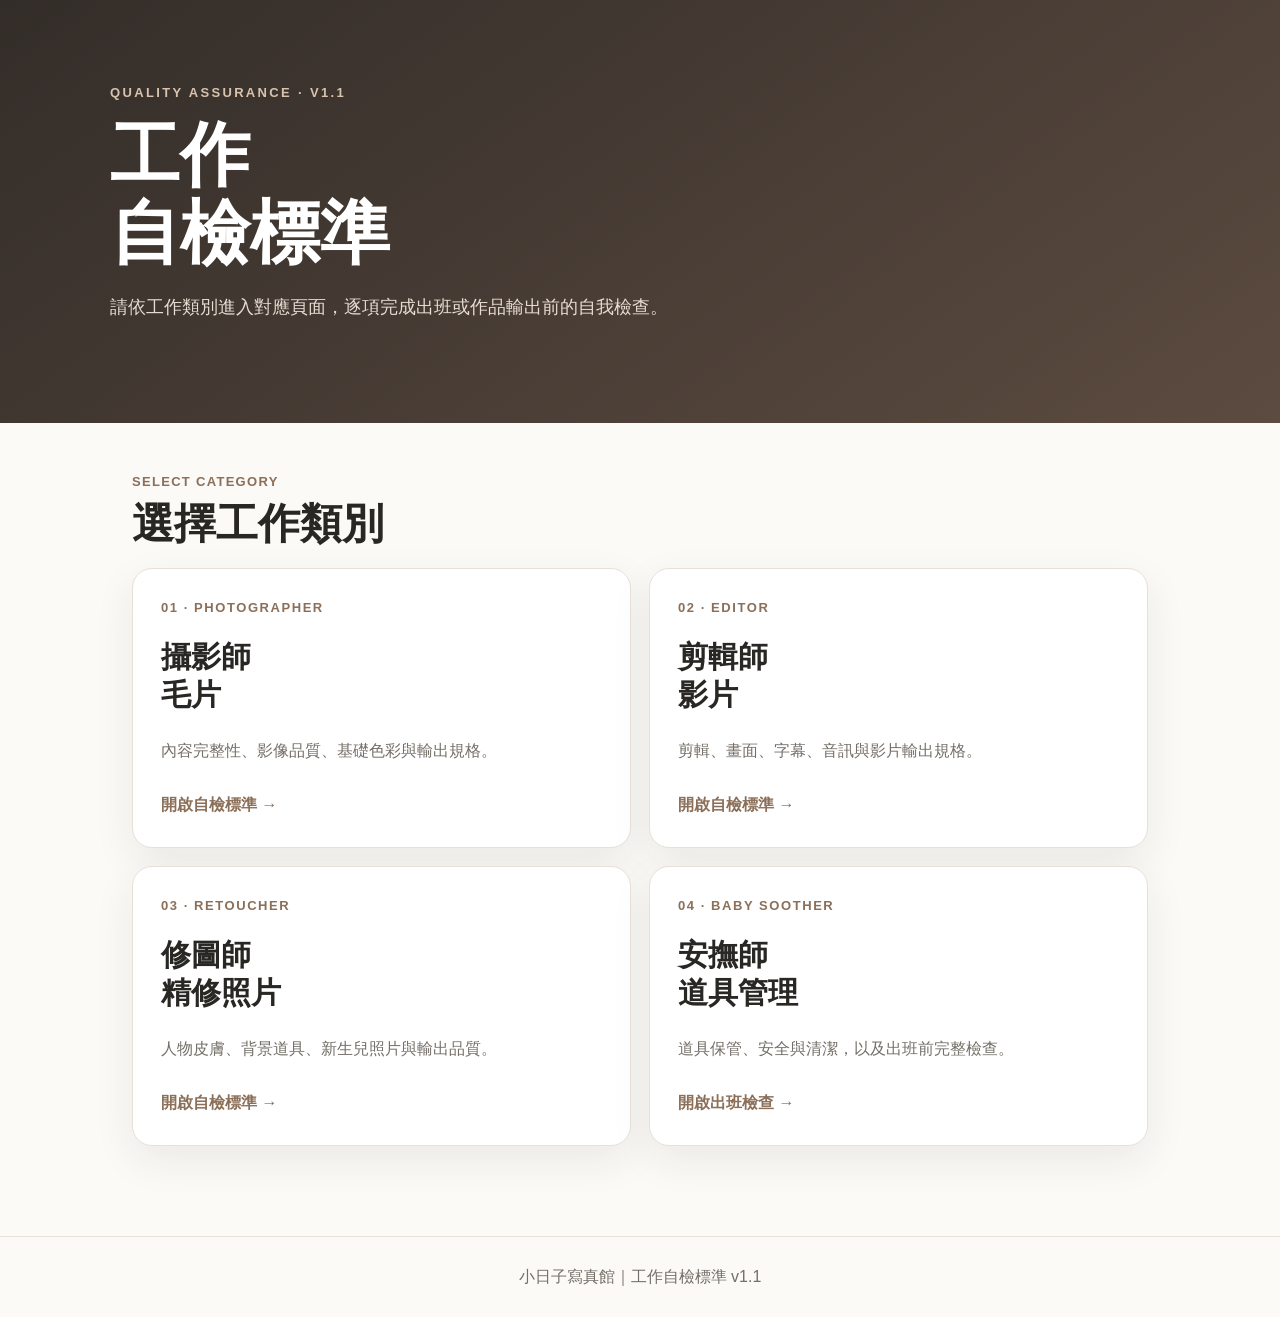
<file: index.html>
<!doctype html>
<html lang="zh-Hant">
<head>
  <meta charset="utf-8">
  <meta name="viewport" content="width=device-width,initial-scale=1">
  <title>小日子寫真館｜工作自檢標準</title>
  <meta name="description" content="小日子寫真館攝影師、剪輯師、修圖師與安撫師工作自檢標準。">
  <link rel="stylesheet" href="styles.css">
</head>
<body>
  <header class="home-hero"><div class="home-inner">
    <div class="eyebrow">QUALITY ASSURANCE · v1.1</div>
    <h1>工作<br>自檢標準</h1>
    <p>請依工作類別進入對應頁面，逐項完成出班或作品輸出前的自我檢查。</p>
  </div></header>
  <main class="home-main">
    <div class="section-kicker">SELECT CATEGORY</div>
    <h2 class="section-title">選擇工作類別</h2>
    <div class="cat-grid">
      <a class="cat-card" href="photographer.html"><span class="cat-no">01 · PHOTOGRAPHER</span><h2>攝影師<br>毛片</h2><p>內容完整性、影像品質、基礎色彩與輸出規格。</p><span class="cat-link">開啟自檢標準 →</span></a>
      <a class="cat-card" href="video.html"><span class="cat-no">02 · EDITOR</span><h2>剪輯師<br>影片</h2><p>剪輯、畫面、字幕、音訊與影片輸出規格。</p><span class="cat-link">開啟自檢標準 →</span></a>
      <a class="cat-card" href="retouch.html"><span class="cat-no">03 · RETOUCHER</span><h2>修圖師<br>精修照片</h2><p>人物皮膚、背景道具、新生兒照片與輸出品質。</p><span class="cat-link">開啟自檢標準 →</span></a>
      <a class="cat-card" href="soother.html"><span class="cat-no">04 · BABY SOOTHER</span><h2>安撫師<br>道具管理</h2><p>道具保管、安全與清潔，以及出班前完整檢查。</p><span class="cat-link">開啟出班檢查 →</span></a>
    </div>
  </main>
  <footer class="footer">小日子寫真館｜工作自檢標準 v1.1</footer>
</body>
</html>
</file>
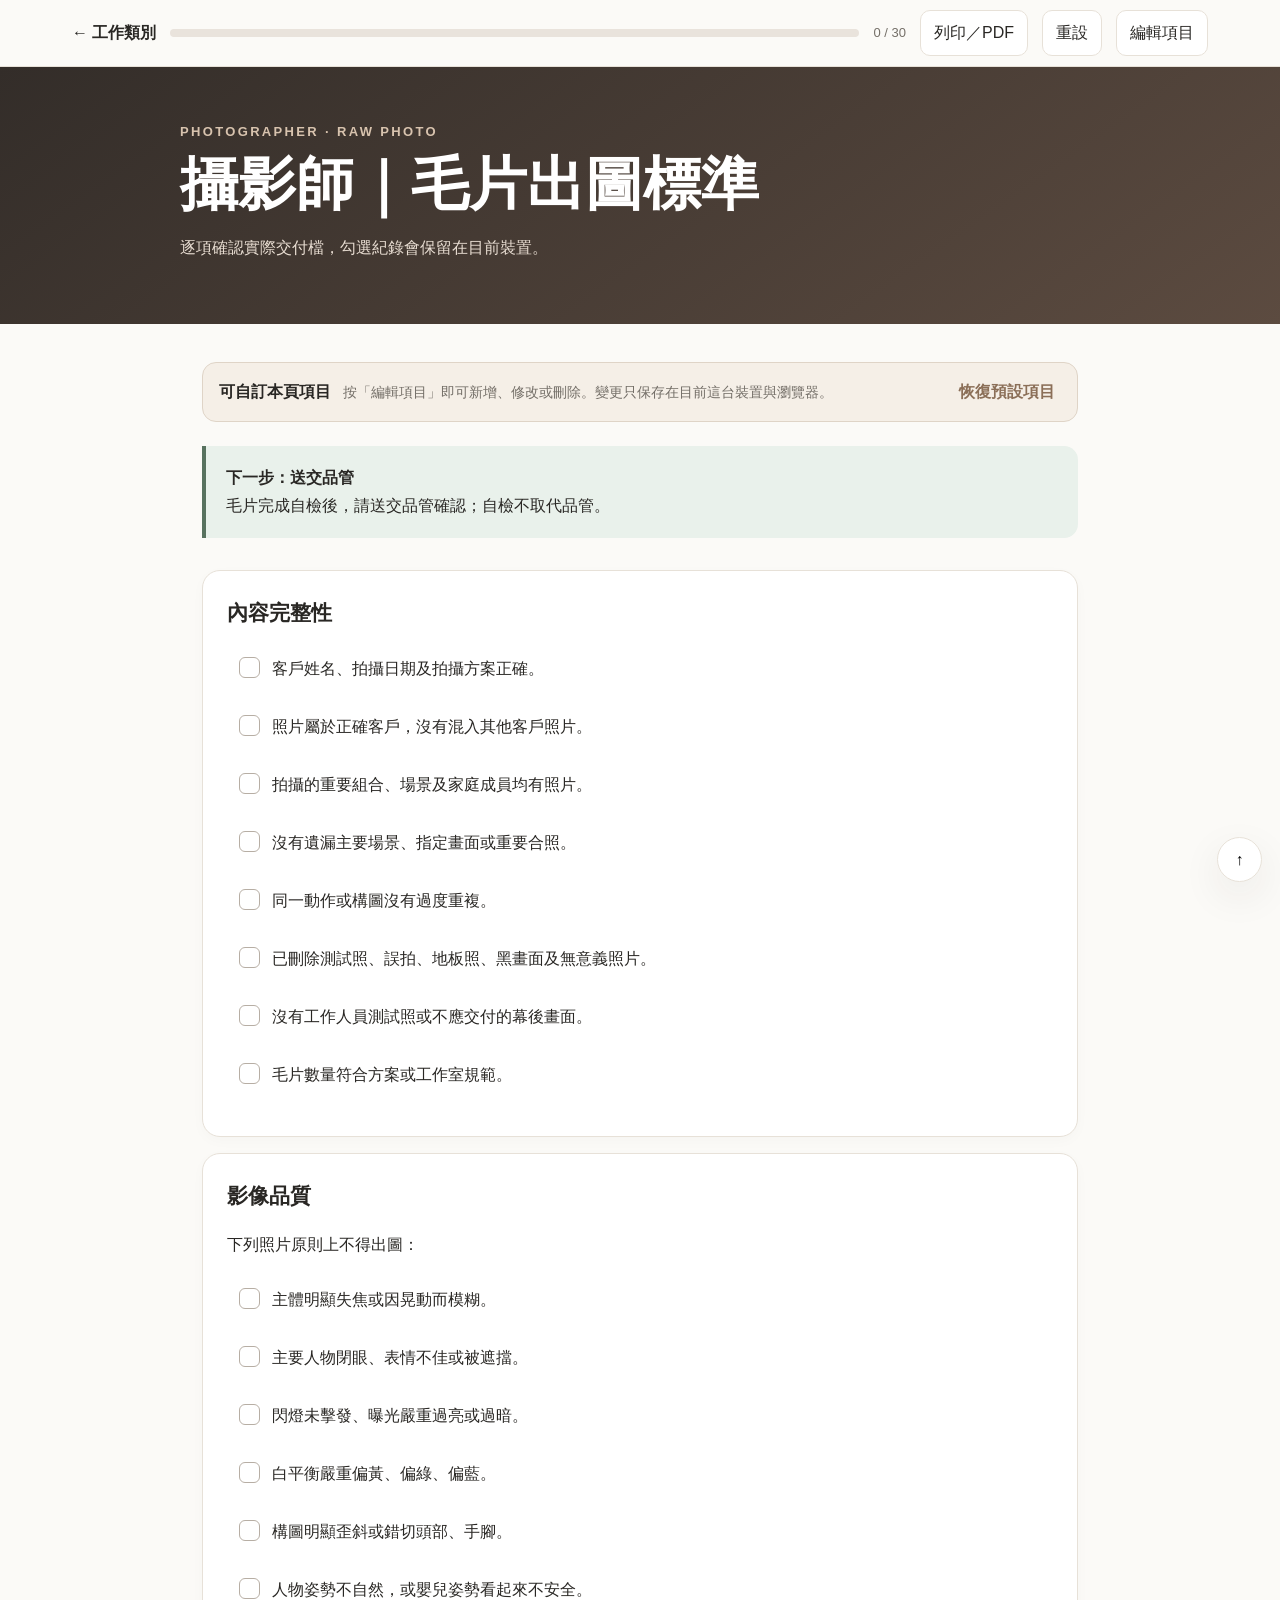
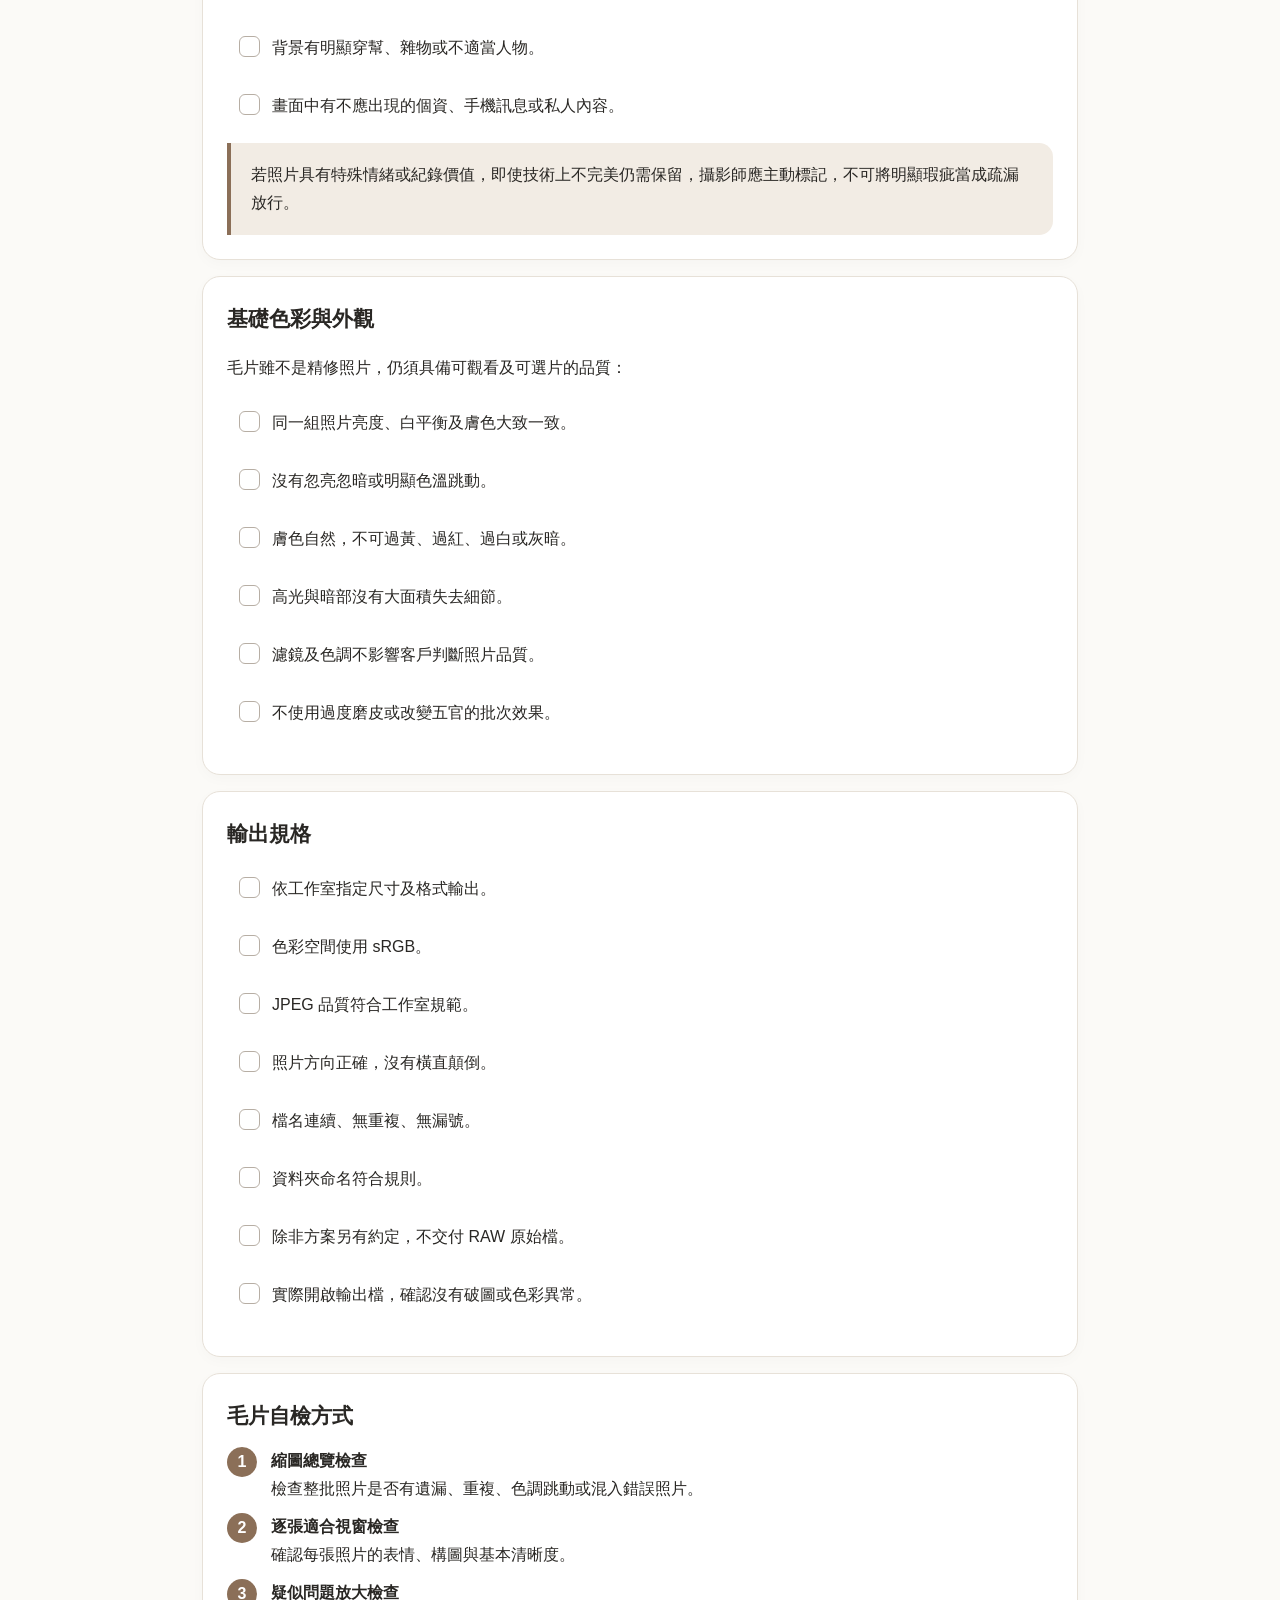
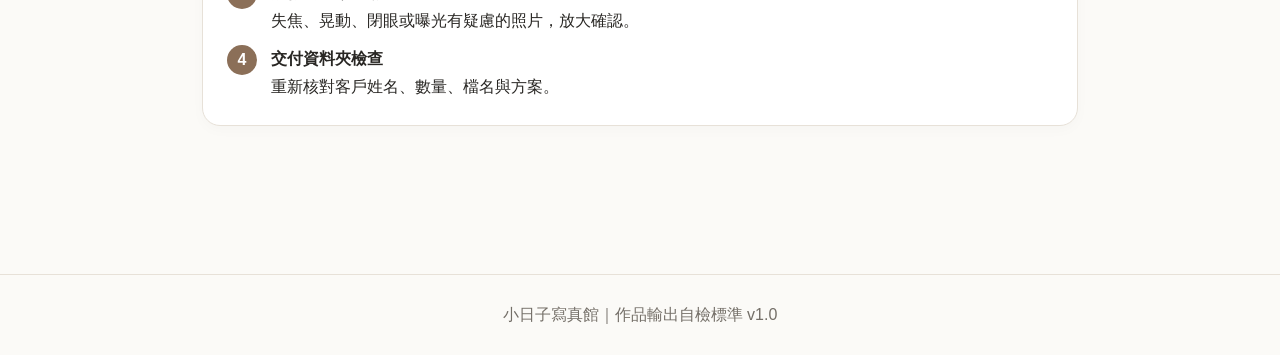
<file: photographer.html>
<!doctype html><html lang="zh-Hant"><head><meta charset="utf-8"><meta name="viewport" content="width=device-width,initial-scale=1"><title>攝影師｜毛片出圖標準｜小日子寫真館</title><meta name="description" content="小日子寫真館攝影師｜毛片出圖標準。"><link rel="stylesheet" href="styles.css"></head><body><div class="topbar"><div class="topbar-inner"><a class="home-link" href="index.html">← 工作類別</a><div class="progress-wrap"><div class="progress" id="progress"></div></div><div class="progress-text" id="progressText">0 / 0</div><button class="btn print" onclick="window.print()">列印／PDF</button><button class="btn" onclick="resetChecks()">重設</button></div></div><header class="pagehero"><div class="pagehero-inner"><div class="eyebrow">PHOTOGRAPHER · RAW PHOTO</div><h1>攝影師｜毛片出圖標準</h1><p>逐項確認實際交付檔，勾選紀錄會保留在目前裝置。</p></div></header><main class="single"><div class="qa-next"><b>下一步：送交品管</b><br>毛片完成自檢後，請送交品管確認；自檢不取代品管。</div><section id="photo">
<div class="card"><h3>內容完整性</h3><div class="checklist" data-items="客戶姓名、拍攝日期及拍攝方案正確。|照片屬於正確客戶，沒有混入其他客戶照片。|拍攝的重要組合、場景及家庭成員均有照片。|沒有遺漏主要場景、指定畫面或重要合照。|同一動作或構圖沒有過度重複。|已刪除測試照、誤拍、地板照、黑畫面及無意義照片。|沒有工作人員測試照或不應交付的幕後畫面。|毛片數量符合方案或工作室規範。"></div></div>
<div class="card"><h3>影像品質</h3><p>下列照片原則上不得出圖：</p><div class="checklist" data-items="主體明顯失焦或因晃動而模糊。|主要人物閉眼、表情不佳或被遮擋。|閃燈未擊發、曝光嚴重過亮或過暗。|白平衡嚴重偏黃、偏綠、偏藍。|構圖明顯歪斜或錯切頭部、手腳。|人物姿勢不自然，或嬰兒姿勢看起來不安全。|背景有明顯穿幫、雜物或不適當人物。|畫面中有不應出現的個資、手機訊息或私人內容。"></div><div class="callout">若照片具有特殊情緒或紀錄價值，即使技術上不完美仍需保留，攝影師應主動標記，不可將明顯瑕疵當成疏漏放行。</div></div>
<div class="card"><h3>基礎色彩與外觀</h3><p>毛片雖不是精修照片，仍須具備可觀看及可選片的品質：</p><div class="checklist" data-items="同一組照片亮度、白平衡及膚色大致一致。|沒有忽亮忽暗或明顯色溫跳動。|膚色自然，不可過黃、過紅、過白或灰暗。|高光與暗部沒有大面積失去細節。|濾鏡及色調不影響客戶判斷照片品質。|不使用過度磨皮或改變五官的批次效果。"></div></div>
<div class="card"><h3>輸出規格</h3><div class="checklist" data-items="依工作室指定尺寸及格式輸出。|色彩空間使用 sRGB。|JPEG 品質符合工作室規範。|照片方向正確，沒有橫直顛倒。|檔名連續、無重複、無漏號。|資料夾命名符合規則。|除非方案另有約定，不交付 RAW 原始檔。|實際開啟輸出檔，確認沒有破圖或色彩異常。"></div></div>
<div class="card"><h3>毛片自檢方式</h3><div class="steps"><div class="step"><div><b>縮圖總覽檢查</b><br>檢查整批照片是否有遺漏、重複、色調跳動或混入錯誤照片。</div></div><div class="step"><div><b>逐張適合視窗檢查</b><br>確認每張照片的表情、構圖與基本清晰度。</div></div><div class="step"><div><b>疑似問題放大檢查</b><br>失焦、晃動、閉眼或曝光有疑慮的照片，放大確認。</div></div><div class="step"><div><b>交付資料夾檢查</b><br>重新核對客戶姓名、數量、檔名與方案。</div></div></div></div></section></main><button class="backtop" aria-label="回到頂端" onclick="scrollTo({top:0,behavior:'smooth'})">↑</button><footer class="footer">小日子寫真館｜作品輸出自檢標準 v1.0</footer><script src="app.js"></script></body></html>
</file>
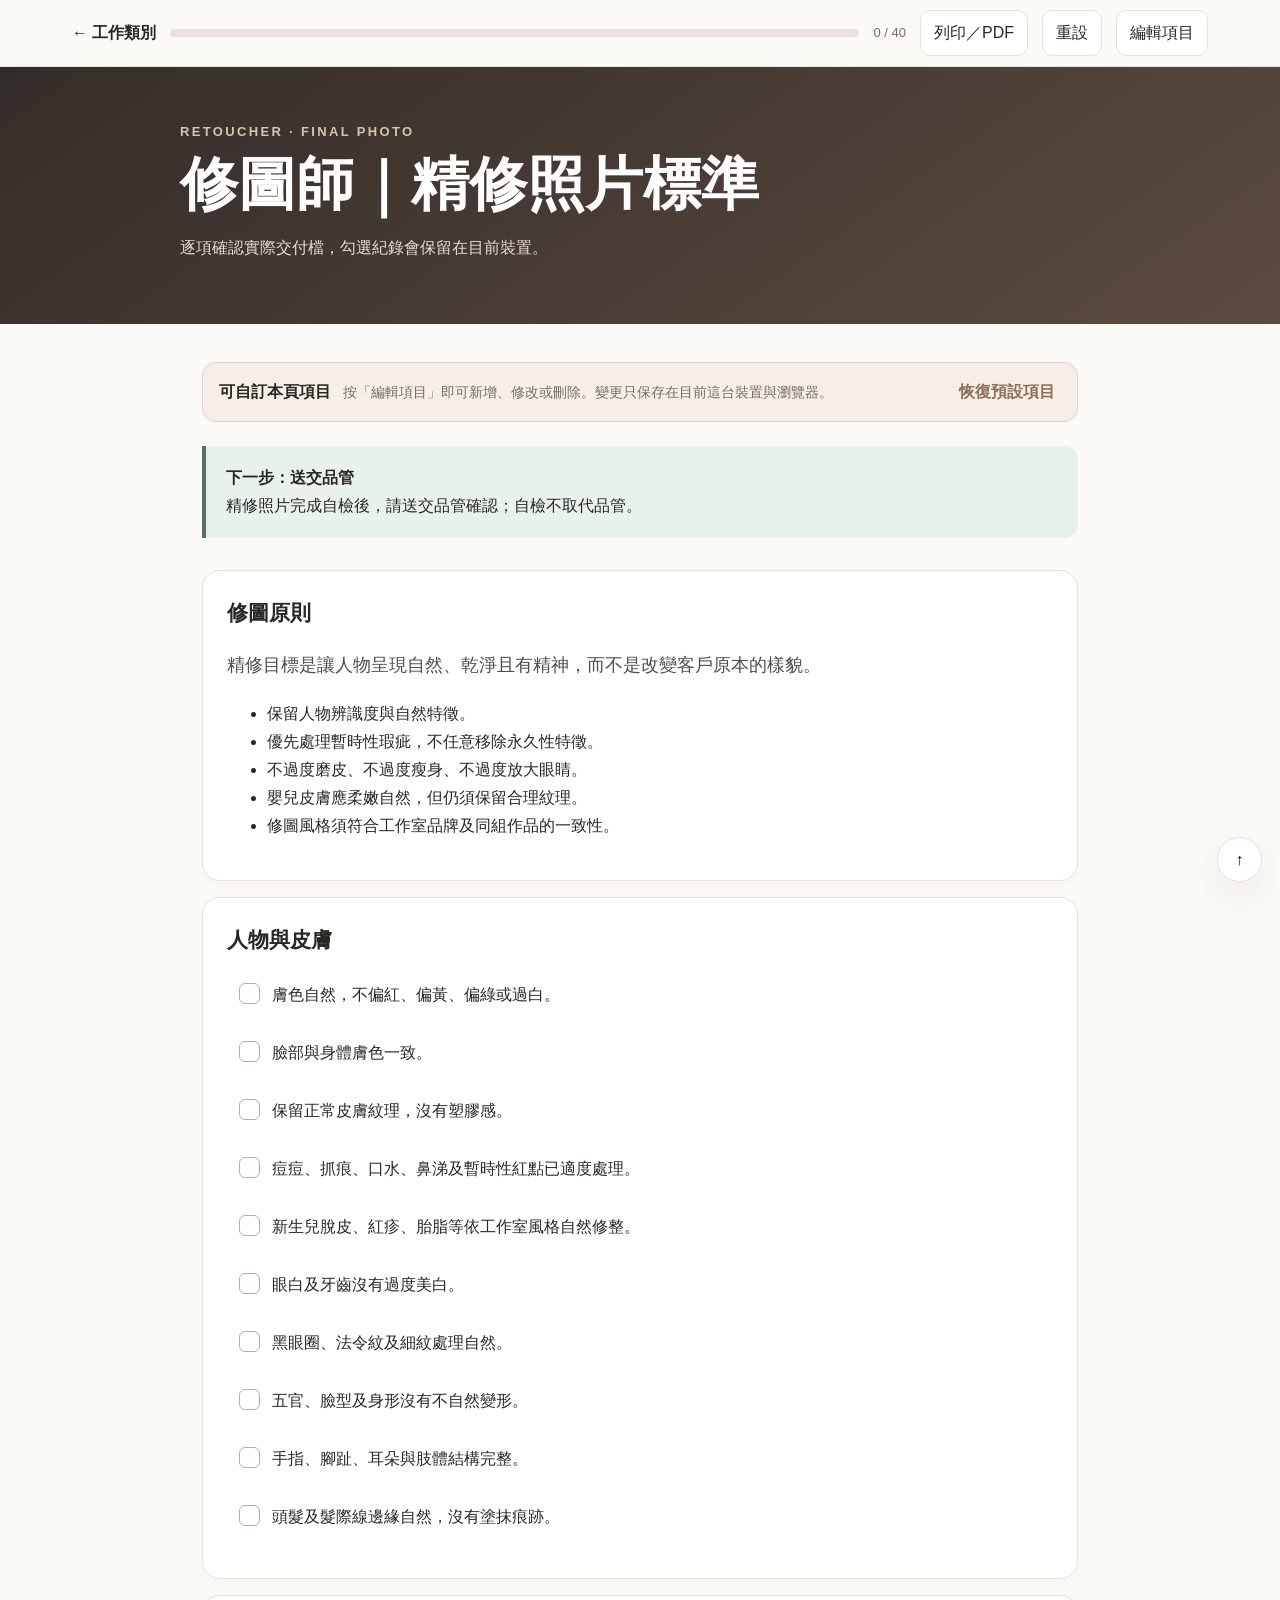
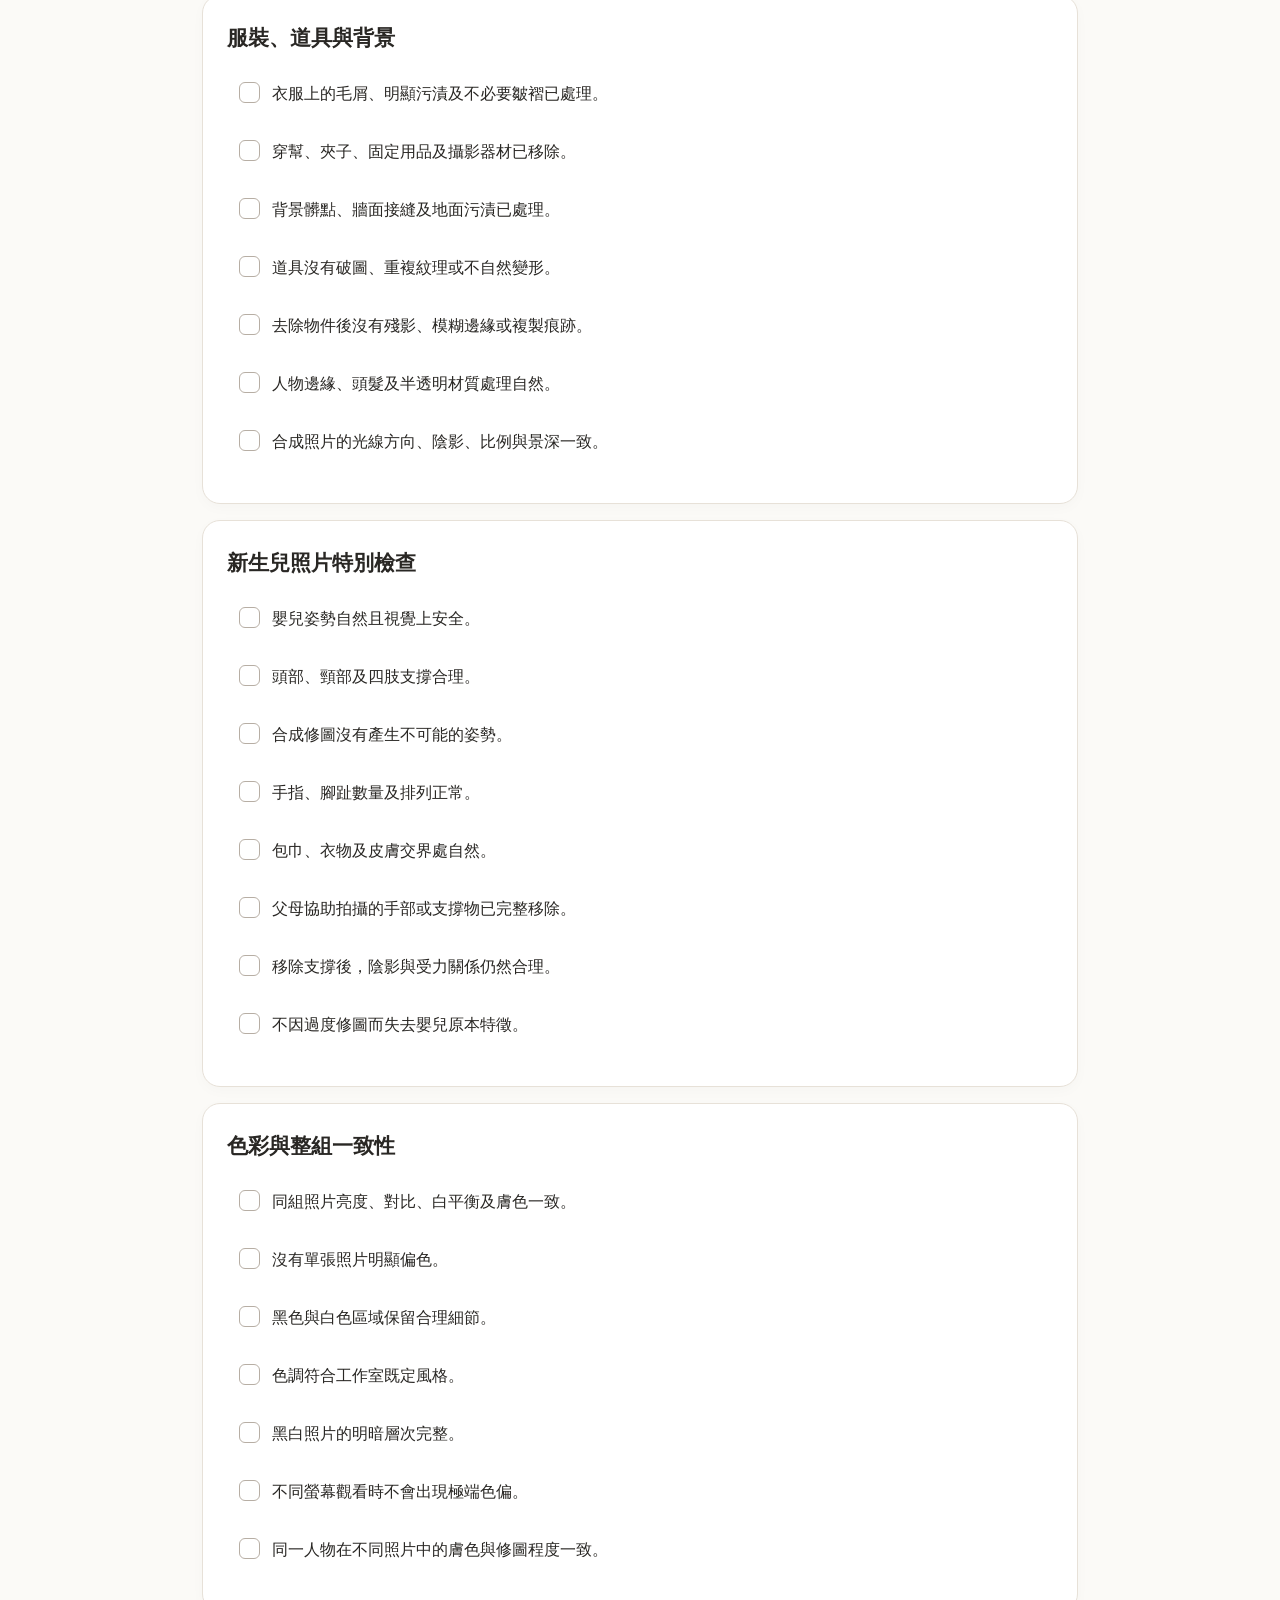
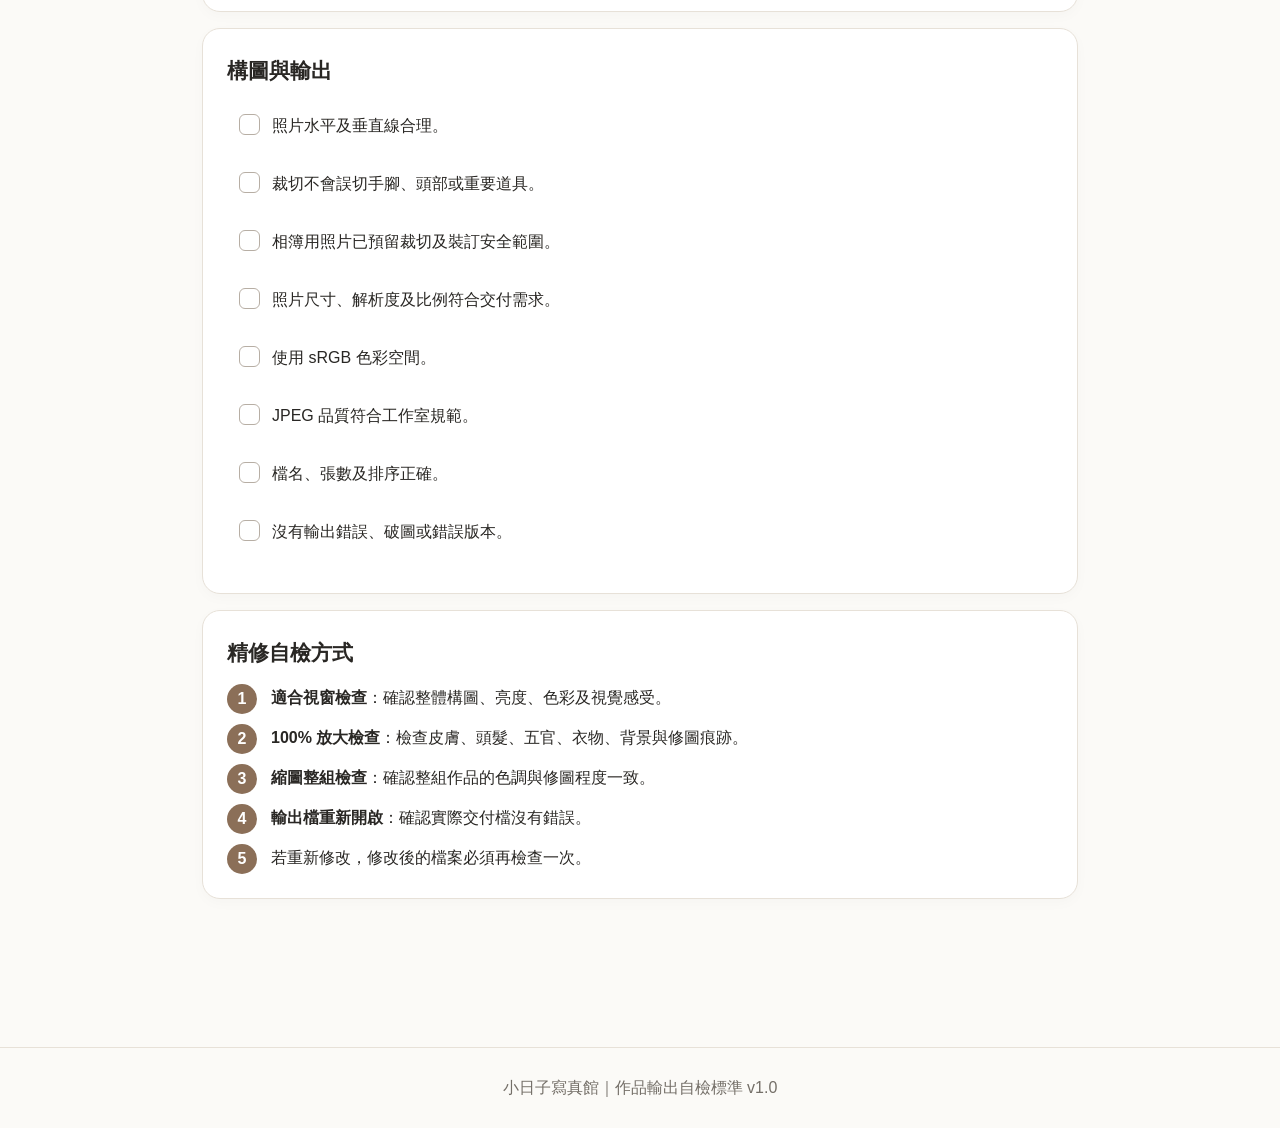
<file: retouch.html>
<!doctype html><html lang="zh-Hant"><head><meta charset="utf-8"><meta name="viewport" content="width=device-width,initial-scale=1"><title>修圖師｜精修照片標準｜小日子寫真館</title><meta name="description" content="小日子寫真館修圖師｜精修照片標準。"><link rel="stylesheet" href="styles.css"></head><body><div class="topbar"><div class="topbar-inner"><a class="home-link" href="index.html">← 工作類別</a><div class="progress-wrap"><div class="progress" id="progress"></div></div><div class="progress-text" id="progressText">0 / 0</div><button class="btn print" onclick="window.print()">列印／PDF</button><button class="btn" onclick="resetChecks()">重設</button></div></div><header class="pagehero"><div class="pagehero-inner"><div class="eyebrow">RETOUCHER · FINAL PHOTO</div><h1>修圖師｜精修照片標準</h1><p>逐項確認實際交付檔，勾選紀錄會保留在目前裝置。</p></div></header><main class="single"><div class="qa-next"><b>下一步：送交品管</b><br>精修照片完成自檢後，請送交品管確認；自檢不取代品管。</div><section id="retouch">
<div class="card"><h3>修圖原則</h3><p class="lead">精修目標是讓人物呈現自然、乾淨且有精神，而不是改變客戶原本的樣貌。</p><ul><li>保留人物辨識度與自然特徵。</li><li>優先處理暫時性瑕疵，不任意移除永久性特徵。</li><li>不過度磨皮、不過度瘦身、不過度放大眼睛。</li><li>嬰兒皮膚應柔嫩自然，但仍須保留合理紋理。</li><li>修圖風格須符合工作室品牌及同組作品的一致性。</li></ul></div>
<div class="card"><h3>人物與皮膚</h3><div class="checklist" data-items="膚色自然，不偏紅、偏黃、偏綠或過白。|臉部與身體膚色一致。|保留正常皮膚紋理，沒有塑膠感。|痘痘、抓痕、口水、鼻涕及暫時性紅點已適度處理。|新生兒脫皮、紅疹、胎脂等依工作室風格自然修整。|眼白及牙齒沒有過度美白。|黑眼圈、法令紋及細紋處理自然。|五官、臉型及身形沒有不自然變形。|手指、腳趾、耳朵與肢體結構完整。|頭髮及髮際線邊緣自然，沒有塗抹痕跡。"></div></div>
<div class="card"><h3>服裝、道具與背景</h3><div class="checklist" data-items="衣服上的毛屑、明顯污漬及不必要皺褶已處理。|穿幫、夾子、固定用品及攝影器材已移除。|背景髒點、牆面接縫及地面污漬已處理。|道具沒有破圖、重複紋理或不自然變形。|去除物件後沒有殘影、模糊邊緣或複製痕跡。|人物邊緣、頭髮及半透明材質處理自然。|合成照片的光線方向、陰影、比例與景深一致。"></div></div>
<div class="card"><h3>新生兒照片特別檢查</h3><div class="checklist" data-items="嬰兒姿勢自然且視覺上安全。|頭部、頸部及四肢支撐合理。|合成修圖沒有產生不可能的姿勢。|手指、腳趾數量及排列正常。|包巾、衣物及皮膚交界處自然。|父母協助拍攝的手部或支撐物已完整移除。|移除支撐後，陰影與受力關係仍然合理。|不因過度修圖而失去嬰兒原本特徵。"></div></div>
<div class="card"><h3>色彩與整組一致性</h3><div class="checklist" data-items="同組照片亮度、對比、白平衡及膚色一致。|沒有單張照片明顯偏色。|黑色與白色區域保留合理細節。|色調符合工作室既定風格。|黑白照片的明暗層次完整。|不同螢幕觀看時不會出現極端色偏。|同一人物在不同照片中的膚色與修圖程度一致。"></div></div>
<div class="card"><h3>構圖與輸出</h3><div class="checklist" data-items="照片水平及垂直線合理。|裁切不會誤切手腳、頭部或重要道具。|相簿用照片已預留裁切及裝訂安全範圍。|照片尺寸、解析度及比例符合交付需求。|使用 sRGB 色彩空間。|JPEG 品質符合工作室規範。|檔名、張數及排序正確。|沒有輸出錯誤、破圖或錯誤版本。"></div></div>
<div class="card"><h3>精修自檢方式</h3><div class="steps"><div class="step"><div><b>適合視窗檢查</b>：確認整體構圖、亮度、色彩及視覺感受。</div></div><div class="step"><div><b>100% 放大檢查</b>：檢查皮膚、頭髮、五官、衣物、背景與修圖痕跡。</div></div><div class="step"><div><b>縮圖整組檢查</b>：確認整組作品的色調與修圖程度一致。</div></div><div class="step"><div><b>輸出檔重新開啟</b>：確認實際交付檔沒有錯誤。</div></div><div class="step"><div>若重新修改，修改後的檔案必須再檢查一次。</div></div></div></div></section></main><button class="backtop" aria-label="回到頂端" onclick="scrollTo({top:0,behavior:'smooth'})">↑</button><footer class="footer">小日子寫真館｜作品輸出自檢標準 v1.0</footer><script src="app.js"></script></body></html>
</file>
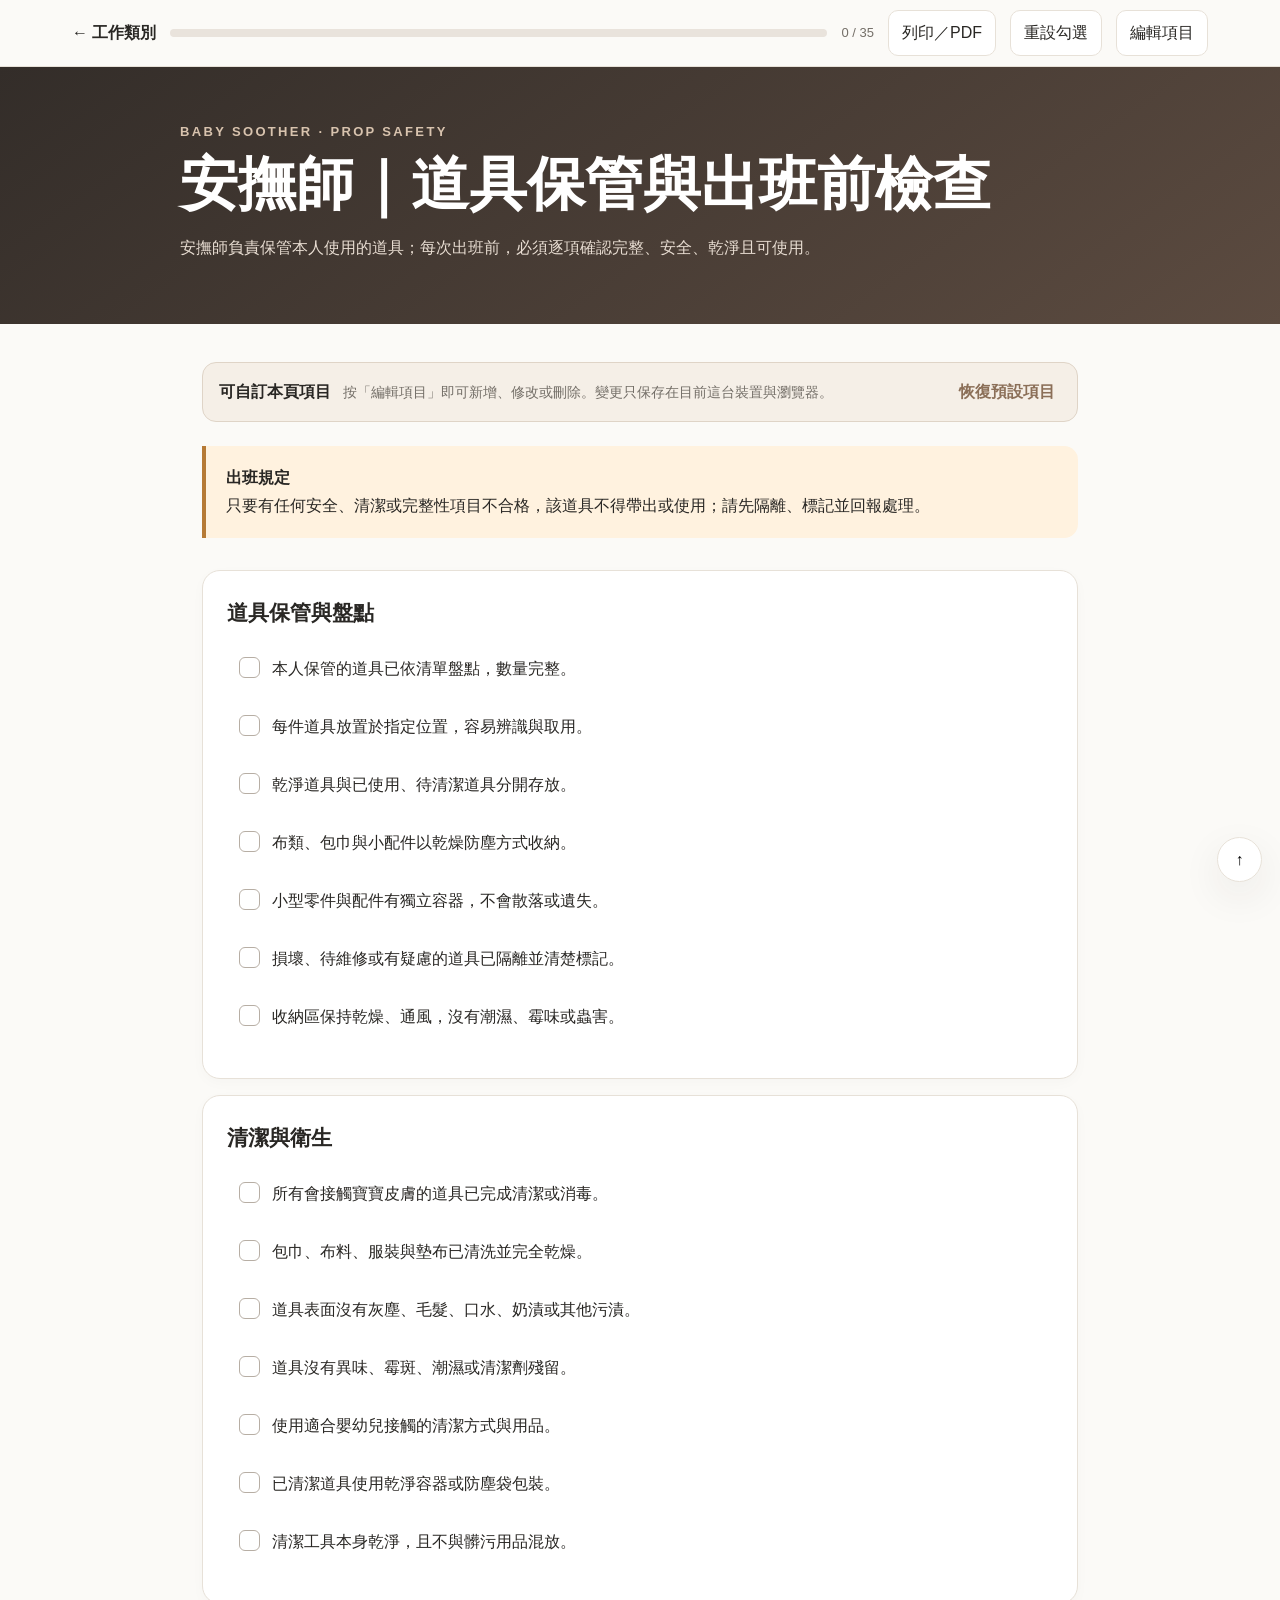
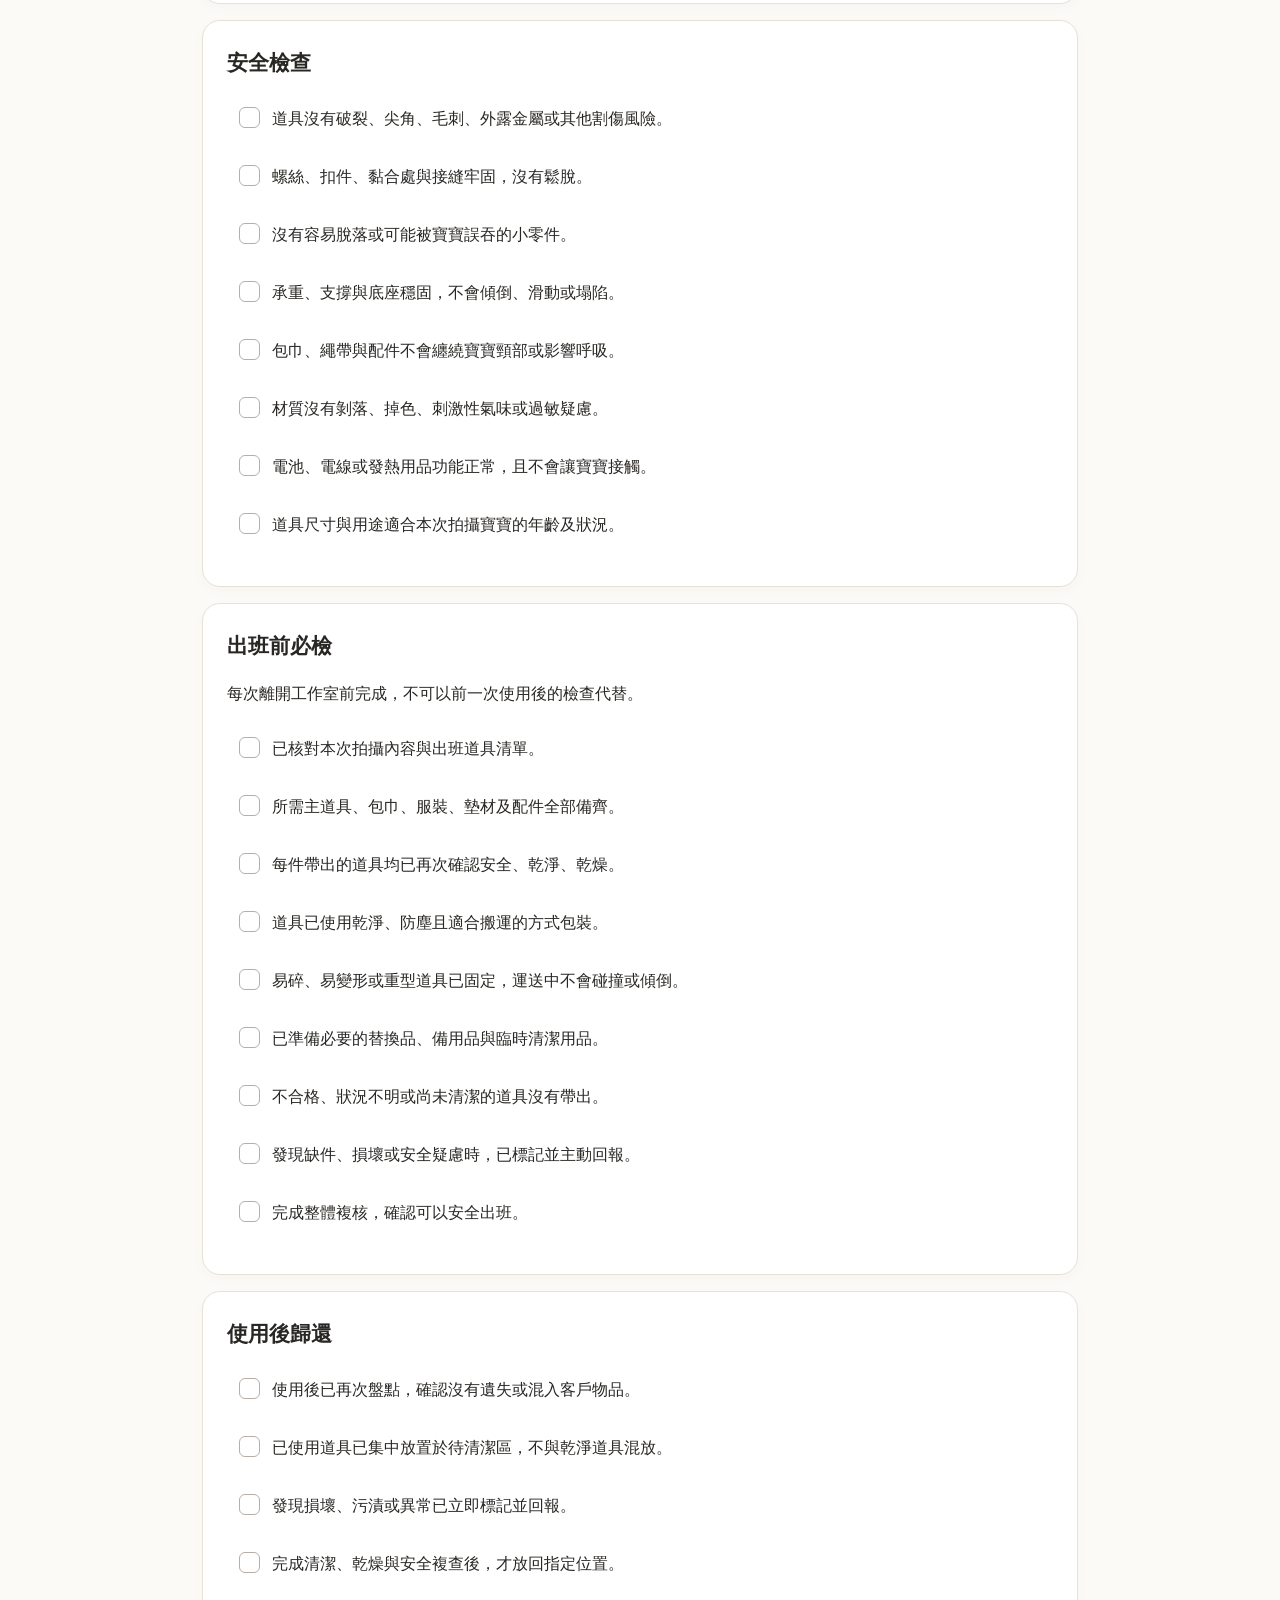
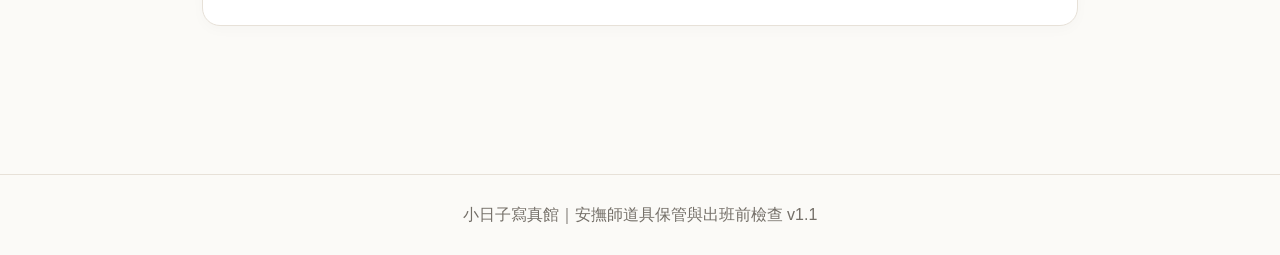
<file: soother.html>
<!doctype html>
<html lang="zh-Hant">
<head>
  <meta charset="utf-8">
  <meta name="viewport" content="width=device-width,initial-scale=1">
  <title>安撫師｜道具保管與出班前檢查｜小日子寫真館</title>
  <meta name="description" content="小日子寫真館安撫師道具保管、安全清潔與出班前檢查標準。">
  <link rel="stylesheet" href="styles.css">
</head>
<body>
  <div class="topbar"><div class="topbar-inner">
    <a class="home-link" href="index.html">← 工作類別</a>
    <div class="progress-wrap"><div class="progress" id="progress"></div></div>
    <div class="progress-text" id="progressText">0 / 0</div>
    <button class="btn print" onclick="window.print()">列印／PDF</button>
    <button class="btn" onclick="resetChecks()">重設勾選</button>
  </div></div>
  <header class="pagehero"><div class="pagehero-inner">
    <div class="eyebrow">BABY SOOTHER · PROP SAFETY</div>
    <h1>安撫師｜道具保管與出班前檢查</h1>
    <p>安撫師負責保管本人使用的道具；每次出班前，必須逐項確認完整、安全、乾淨且可使用。</p>
  </div></header>
  <main class="single">
    <div class="qa-next qa-warning"><b>出班規定</b><br>只要有任何安全、清潔或完整性項目不合格，該道具不得帶出或使用；請先隔離、標記並回報處理。</div>
    <section>
      <div class="card"><h3>道具保管與盤點</h3><div class="checklist" data-items="本人保管的道具已依清單盤點，數量完整。|每件道具放置於指定位置，容易辨識與取用。|乾淨道具與已使用、待清潔道具分開存放。|布類、包巾與小配件以乾燥防塵方式收納。|小型零件與配件有獨立容器，不會散落或遺失。|損壞、待維修或有疑慮的道具已隔離並清楚標記。|收納區保持乾燥、通風，沒有潮濕、霉味或蟲害。"></div></div>
      <div class="card"><h3>清潔與衛生</h3><div class="checklist" data-items="所有會接觸寶寶皮膚的道具已完成清潔或消毒。|包巾、布料、服裝與墊布已清洗並完全乾燥。|道具表面沒有灰塵、毛髮、口水、奶漬或其他污漬。|道具沒有異味、霉斑、潮濕或清潔劑殘留。|使用適合嬰幼兒接觸的清潔方式與用品。|已清潔道具使用乾淨容器或防塵袋包裝。|清潔工具本身乾淨，且不與髒污用品混放。"></div></div>
      <div class="card"><h3>安全檢查</h3><div class="checklist" data-items="道具沒有破裂、尖角、毛刺、外露金屬或其他割傷風險。|螺絲、扣件、黏合處與接縫牢固，沒有鬆脫。|沒有容易脫落或可能被寶寶誤吞的小零件。|承重、支撐與底座穩固，不會傾倒、滑動或塌陷。|包巾、繩帶與配件不會纏繞寶寶頸部或影響呼吸。|材質沒有剝落、掉色、刺激性氣味或過敏疑慮。|電池、電線或發熱用品功能正常，且不會讓寶寶接觸。|道具尺寸與用途適合本次拍攝寶寶的年齡及狀況。"></div></div>
      <div class="card"><h3>出班前必檢</h3><p>每次離開工作室前完成，不可以前一次使用後的檢查代替。</p><div class="checklist" data-items="已核對本次拍攝內容與出班道具清單。|所需主道具、包巾、服裝、墊材及配件全部備齊。|每件帶出的道具均已再次確認安全、乾淨、乾燥。|道具已使用乾淨、防塵且適合搬運的方式包裝。|易碎、易變形或重型道具已固定，運送中不會碰撞或傾倒。|已準備必要的替換品、備用品與臨時清潔用品。|不合格、狀況不明或尚未清潔的道具沒有帶出。|發現缺件、損壞或安全疑慮時，已標記並主動回報。|完成整體複核，確認可以安全出班。"></div></div>
      <div class="card"><h3>使用後歸還</h3><div class="checklist" data-items="使用後已再次盤點，確認沒有遺失或混入客戶物品。|已使用道具已集中放置於待清潔區，不與乾淨道具混放。|發現損壞、污漬或異常已立即標記並回報。|完成清潔、乾燥與安全複查後，才放回指定位置。"></div></div>
    </section>
  </main>
  <button class="backtop" aria-label="回到頂端" onclick="scrollTo({top:0,behavior:'smooth'})">↑</button>
  <footer class="footer">小日子寫真館｜安撫師道具保管與出班前檢查 v1.1</footer>
  <script src="app.js"></script>
</body>
</html>
</file>
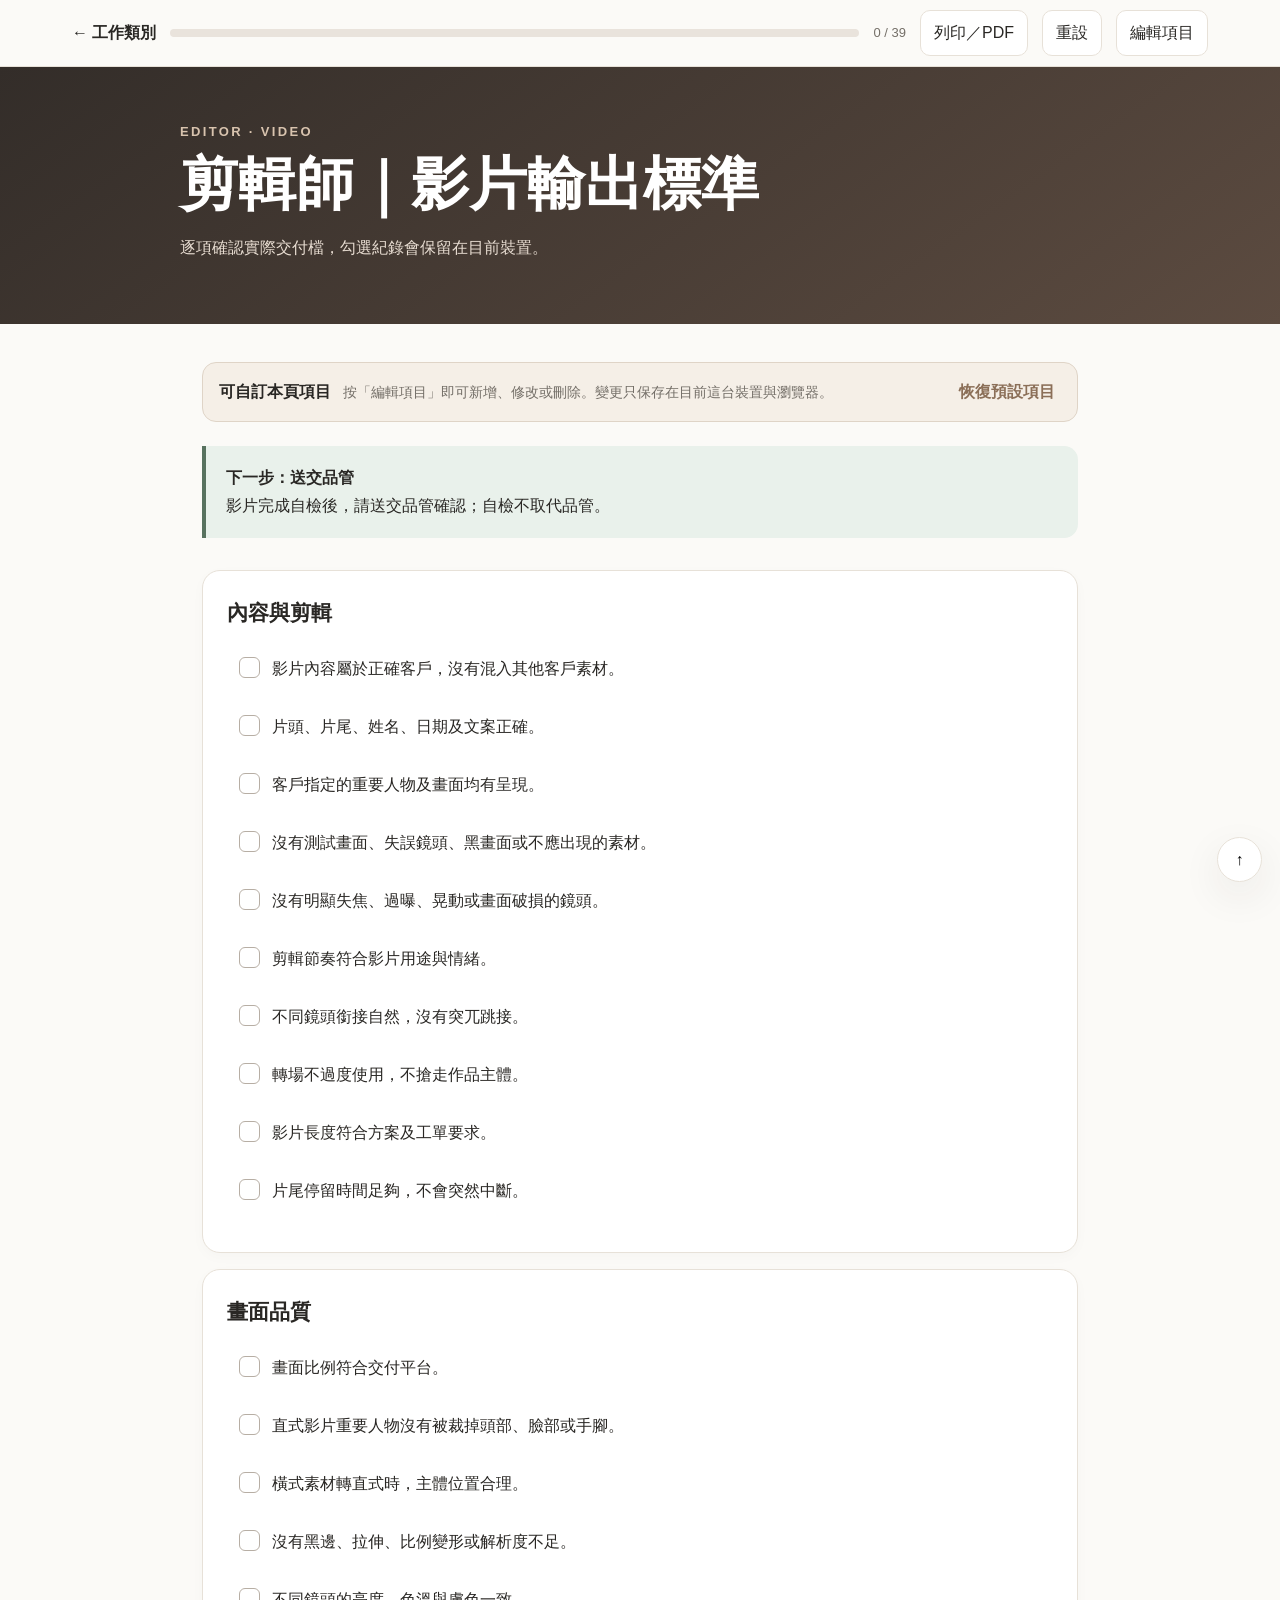
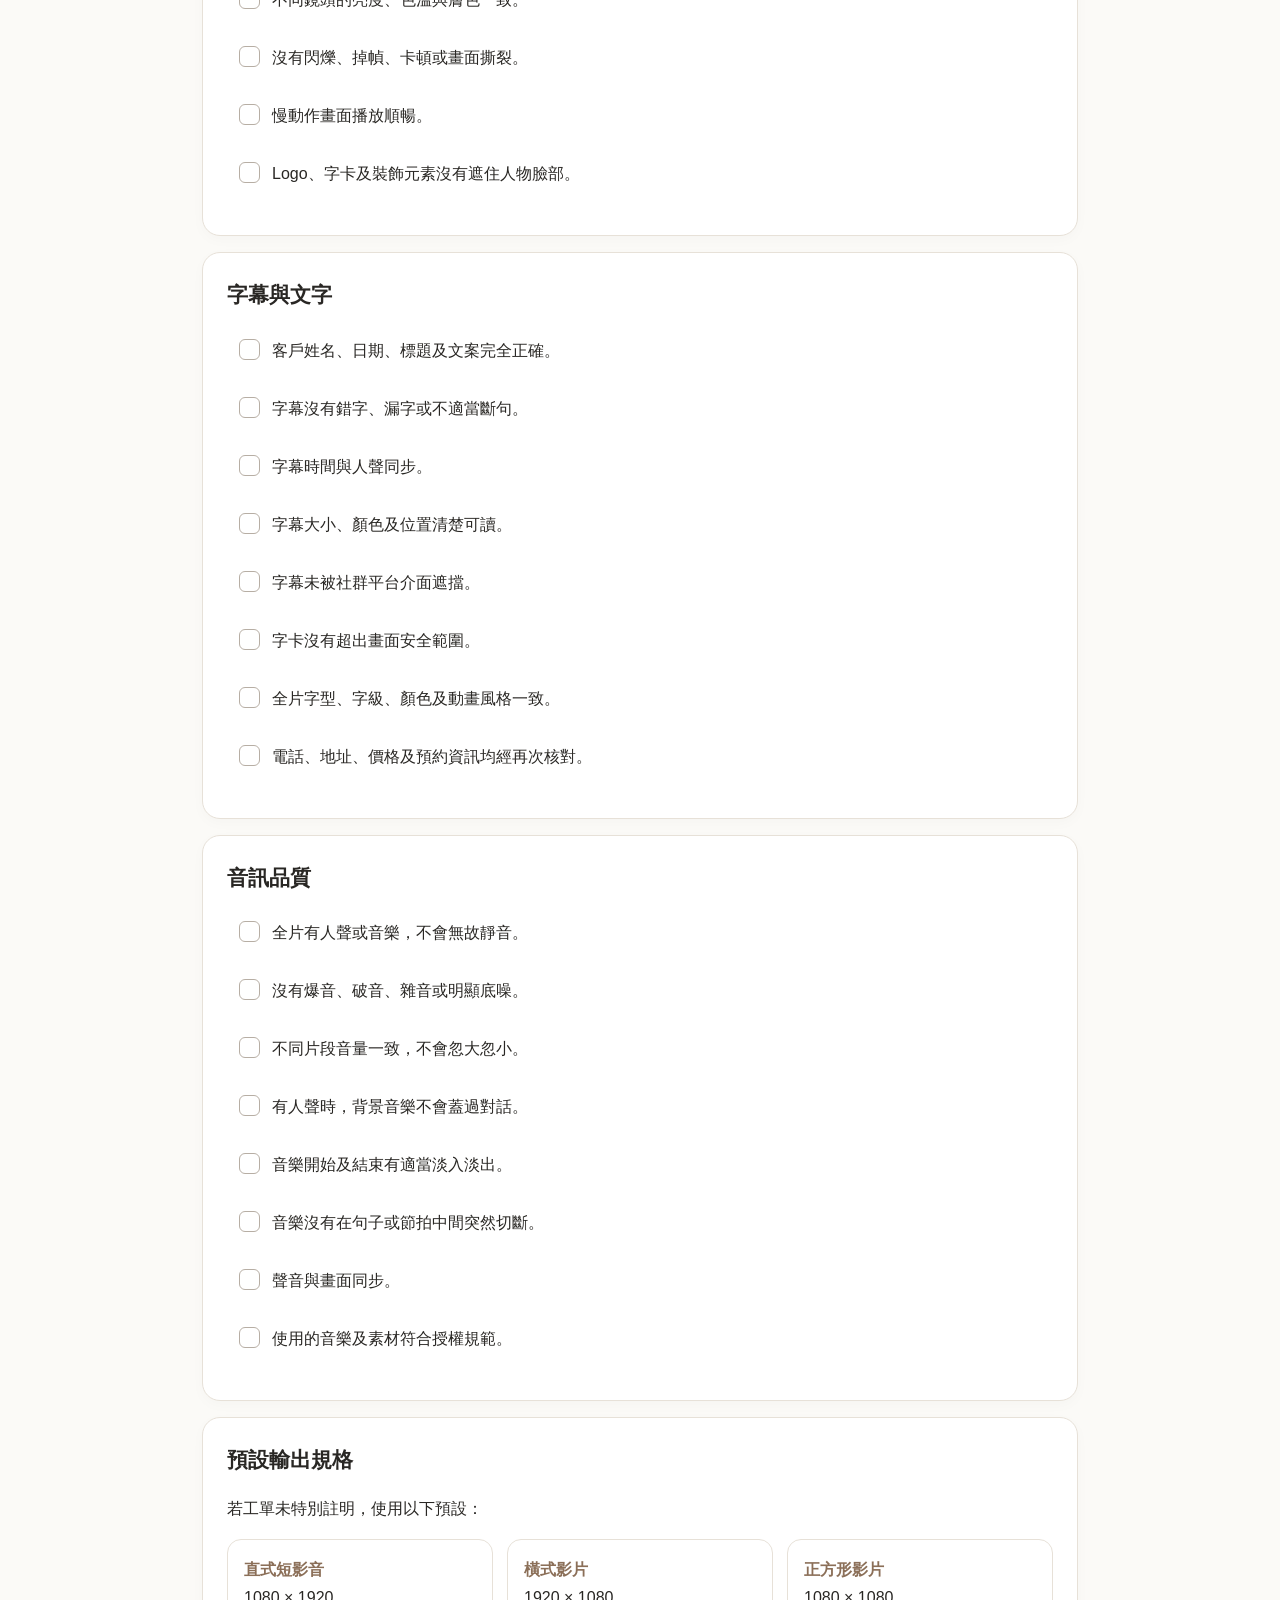
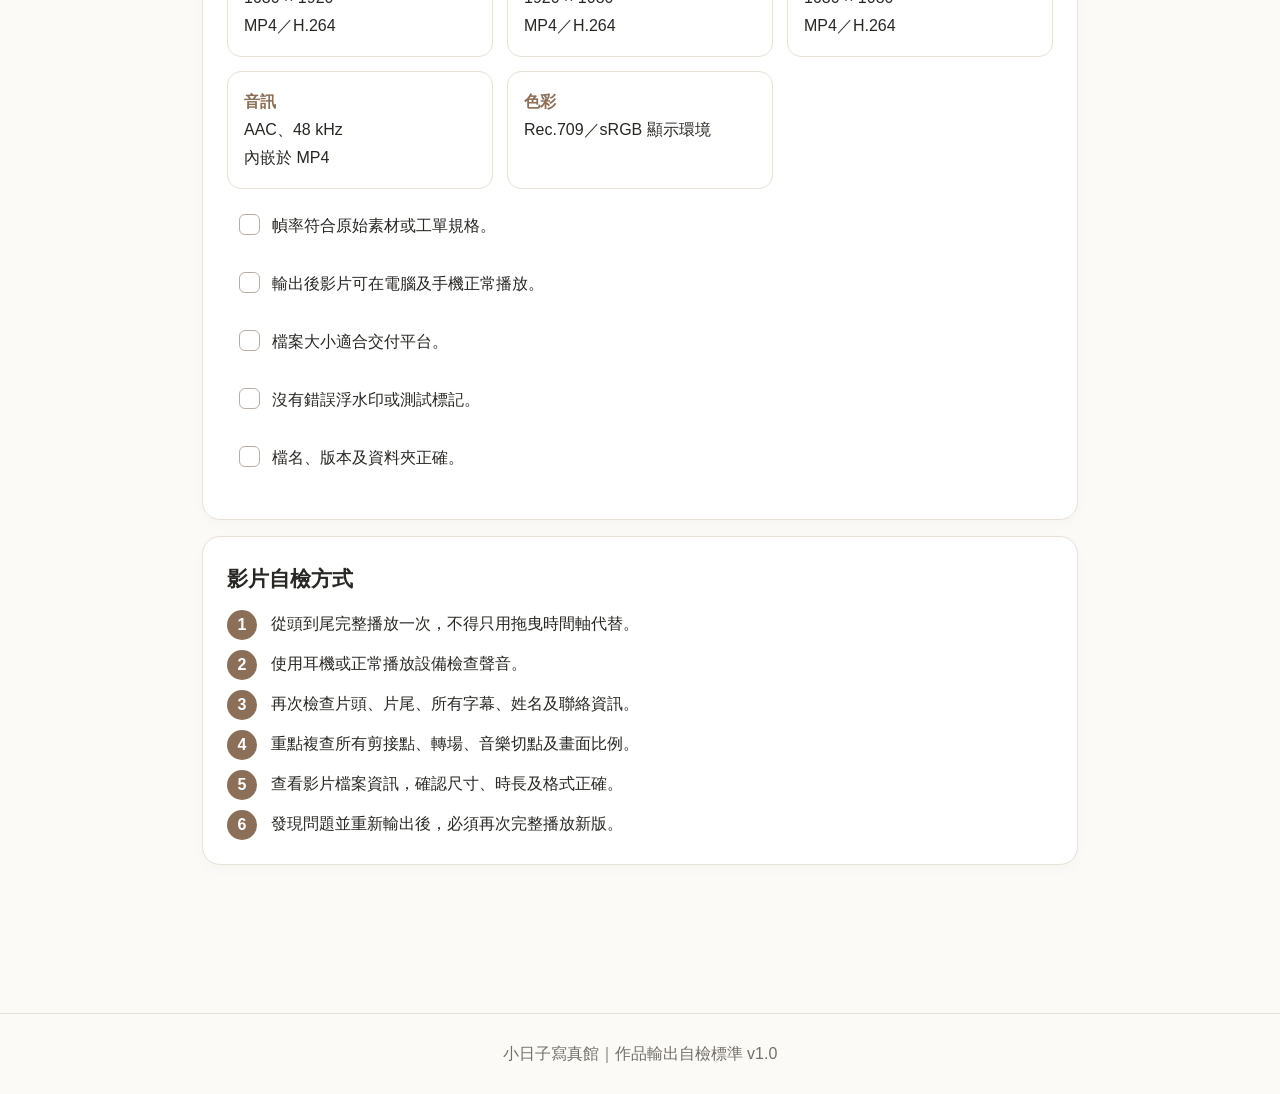
<file: video.html>
<!doctype html><html lang="zh-Hant"><head><meta charset="utf-8"><meta name="viewport" content="width=device-width,initial-scale=1"><title>剪輯師｜影片輸出標準｜小日子寫真館</title><meta name="description" content="小日子寫真館剪輯師｜影片輸出標準。"><link rel="stylesheet" href="styles.css"></head><body><div class="topbar"><div class="topbar-inner"><a class="home-link" href="index.html">← 工作類別</a><div class="progress-wrap"><div class="progress" id="progress"></div></div><div class="progress-text" id="progressText">0 / 0</div><button class="btn print" onclick="window.print()">列印／PDF</button><button class="btn" onclick="resetChecks()">重設</button></div></div><header class="pagehero"><div class="pagehero-inner"><div class="eyebrow">EDITOR · VIDEO</div><h1>剪輯師｜影片輸出標準</h1><p>逐項確認實際交付檔，勾選紀錄會保留在目前裝置。</p></div></header><main class="single"><div class="qa-next"><b>下一步：送交品管</b><br>影片完成自檢後，請送交品管確認；自檢不取代品管。</div><section id="video">
<div class="card"><h3>內容與剪輯</h3><div class="checklist" data-items="影片內容屬於正確客戶，沒有混入其他客戶素材。|片頭、片尾、姓名、日期及文案正確。|客戶指定的重要人物及畫面均有呈現。|沒有測試畫面、失誤鏡頭、黑畫面或不應出現的素材。|沒有明顯失焦、過曝、晃動或畫面破損的鏡頭。|剪輯節奏符合影片用途與情緒。|不同鏡頭銜接自然，沒有突兀跳接。|轉場不過度使用，不搶走作品主體。|影片長度符合方案及工單要求。|片尾停留時間足夠，不會突然中斷。"></div></div>
<div class="card"><h3>畫面品質</h3><div class="checklist" data-items="畫面比例符合交付平台。|直式影片重要人物沒有被裁掉頭部、臉部或手腳。|橫式素材轉直式時，主體位置合理。|沒有黑邊、拉伸、比例變形或解析度不足。|不同鏡頭的亮度、色溫與膚色一致。|沒有閃爍、掉幀、卡頓或畫面撕裂。|慢動作畫面播放順暢。|Logo、字卡及裝飾元素沒有遮住人物臉部。"></div></div>
<div class="card"><h3>字幕與文字</h3><div class="checklist" data-items="客戶姓名、日期、標題及文案完全正確。|字幕沒有錯字、漏字或不適當斷句。|字幕時間與人聲同步。|字幕大小、顏色及位置清楚可讀。|字幕未被社群平台介面遮擋。|字卡沒有超出畫面安全範圍。|全片字型、字級、顏色及動畫風格一致。|電話、地址、價格及預約資訊均經再次核對。"></div></div>
<div class="card"><h3>音訊品質</h3><div class="checklist" data-items="全片有人聲或音樂，不會無故靜音。|沒有爆音、破音、雜音或明顯底噪。|不同片段音量一致，不會忽大忽小。|有人聲時，背景音樂不會蓋過對話。|音樂開始及結束有適當淡入淡出。|音樂沒有在句子或節拍中間突然切斷。|聲音與畫面同步。|使用的音樂及素材符合授權規範。"></div></div>
<div class="card"><h3>預設輸出規格</h3><p>若工單未特別註明，使用以下預設：</p><div class="spec-grid"><div class="spec"><b>直式短影音</b>1080 × 1920<br>MP4／H.264</div><div class="spec"><b>橫式影片</b>1920 × 1080<br>MP4／H.264</div><div class="spec"><b>正方形影片</b>1080 × 1080<br>MP4／H.264</div><div class="spec"><b>音訊</b>AAC、48 kHz<br>內嵌於 MP4</div><div class="spec"><b>色彩</b>Rec.709／sRGB 顯示環境</div></div><div class="checklist" data-items="幀率符合原始素材或工單規格。|輸出後影片可在電腦及手機正常播放。|檔案大小適合交付平台。|沒有錯誤浮水印或測試標記。|檔名、版本及資料夾正確。"></div></div>
<div class="card"><h3>影片自檢方式</h3><div class="steps"><div class="step"><div>從頭到尾完整播放一次，不得只用拖曳時間軸代替。</div></div><div class="step"><div>使用耳機或正常播放設備檢查聲音。</div></div><div class="step"><div>再次檢查片頭、片尾、所有字幕、姓名及聯絡資訊。</div></div><div class="step"><div>重點複查所有剪接點、轉場、音樂切點及畫面比例。</div></div><div class="step"><div>查看影片檔案資訊，確認尺寸、時長及格式正確。</div></div><div class="step"><div>發現問題並重新輸出後，必須再次完整播放新版。</div></div></div></div></section></main><button class="backtop" aria-label="回到頂端" onclick="scrollTo({top:0,behavior:'smooth'})">↑</button><footer class="footer">小日子寫真館｜作品輸出自檢標準 v1.0</footer><script src="app.js"></script></body></html>
</file>
<file: styles.css>
:root{--paper:#fbfaf7;--ink:#292724;--muted:#746f68;--line:#e7e1d8;--brand:#8b6f58;--brand2:#b69a7c;--soft:#f2ece4;--green:#58725f;--red:#a4524b;--orange:#b67a35;--shadow:0 14px 40px rgba(55,44,32,.08)}*{box-sizing:border-box}html{scroll-behavior:smooth}body{margin:0;background:var(--paper);color:var(--ink);font-family:-apple-system,BlinkMacSystemFont,"Noto Sans TC","PingFang TC","Microsoft JhengHei",sans-serif;line-height:1.75}button,input,textarea,select{font:inherit}.topbar{position:sticky;top:0;z-index:30;background:rgba(251,250,247,.92);backdrop-filter:blur(14px);border-bottom:1px solid var(--line)}.topbar-inner{max-width:1180px;margin:auto;padding:10px 22px;display:flex;align-items:center;gap:14px}.brand{font-weight:800;white-space:nowrap}.progress-wrap{flex:1;height:8px;border-radius:99px;background:#e9e3dc;overflow:hidden}.progress{height:100%;width:0;background:linear-gradient(90deg,var(--brand2),var(--green));transition:.2s}.progress-text{font-size:13px;color:var(--muted);white-space:nowrap}.btn{border:1px solid var(--line);background:#fff;color:var(--ink);padding:8px 13px;border-radius:10px;cursor:pointer}.btn:hover{border-color:var(--brand2);background:var(--soft)}.hero{background:linear-gradient(145deg,#332d29,#5c4b40);color:#fff;padding:76px 24px 68px}.hero-inner{max-width:1100px;margin:auto}.eyebrow{letter-spacing:.18em;text-transform:uppercase;color:#d8c3ae;font-size:13px;font-weight:700}.hero h1{font-family:"Noto Serif TC","Songti TC",serif;font-size:clamp(34px,6vw,66px);line-height:1.16;margin:12px 0 18px;max-width:850px}.hero p{color:#e8ddd2;max-width:720px;font-size:18px}.badges{display:flex;flex-wrap:wrap;gap:10px;margin-top:28px}.badge{border:1px solid rgba(255,255,255,.24);background:rgba(255,255,255,.08);padding:8px 13px;border-radius:99px;font-size:14px}.layout{max-width:1180px;margin:0 auto;display:grid;grid-template-columns:250px minmax(0,1fr);gap:34px;padding:38px 22px 90px}.toc{position:sticky;top:72px;align-self:start;max-height:calc(100vh - 90px);overflow:auto;padding:18px;background:#fff;border:1px solid var(--line);border-radius:18px}.toc strong{display:block;margin:0 10px 8px}.toc a{display:block;color:var(--muted);text-decoration:none;padding:7px 10px;border-radius:8px;font-size:14px}.toc a:hover{color:var(--ink);background:var(--soft)}main{min-width:0}section{scroll-margin-top:78px;margin-bottom:58px}.section-kicker{color:var(--brand);font-weight:800;letter-spacing:.1em;font-size:13px}.section-title{font-family:"Noto Serif TC","Songti TC",serif;font-size:clamp(28px,4vw,42px);line-height:1.25;margin:4px 0 18px}.lead{font-size:18px;color:#514d48}.card{background:#fff;border:1px solid var(--line);border-radius:18px;padding:24px;margin:16px 0;box-shadow:0 4px 14px rgba(50,40,30,.025)}.card h3{margin:0 0 12px;font-size:21px}.card h4{margin:22px 0 8px}.callout{border-left:4px solid var(--brand);background:var(--soft);padding:18px 20px;border-radius:0 14px 14px 0}.rule{font-weight:700;font-size:18px}.checklist{display:grid;gap:8px;margin:12px 0}.check{display:flex;align-items:flex-start;gap:12px;padding:11px 12px;border-radius:10px;cursor:pointer}.check:hover{background:var(--soft)}.check input{appearance:none;width:21px;height:21px;border:1.5px solid #b7aea4;border-radius:6px;margin:2px 0 0;flex:0 0 auto;display:grid;place-content:center}.check input:checked{background:var(--green);border-color:var(--green)}.check input:checked:after{content:"✓";color:white;font-size:14px;font-weight:800}.check:has(input:checked) span{text-decoration:line-through;color:#8a857f}.error-grid,.spec-grid,.role-grid{display:grid;grid-template-columns:repeat(3,1fr);gap:14px}.error{border-radius:15px;padding:18px;border:1px solid var(--line);background:#fff}.error b{font-size:20px}.error.s{border-top:5px solid var(--red)}.error.a{border-top:5px solid var(--orange)}.error.b{border-top:5px solid #8c887f}.error small{display:block;color:var(--muted);margin-top:8px}.steps{counter-reset:step;display:grid;gap:10px}.step{display:flex;gap:14px;align-items:flex-start}.step:before{counter-increment:step;content:counter(step);width:30px;height:30px;display:grid;place-items:center;border-radius:50%;background:var(--brand);color:#fff;font-weight:800;flex:0 0 auto}.spec{padding:16px;border:1px solid var(--line);border-radius:14px;background:#fff}.spec b{display:block;color:var(--brand)}.flow{display:flex;flex-direction:column;align-items:center;gap:5px;text-align:center}.flow-box{min-width:240px;padding:10px 20px;border:1px solid var(--line);background:#fff;border-radius:10px}.arrow{color:var(--brand);font-size:21px}.branch{display:grid;grid-template-columns:1fr 1fr;gap:12px;width:100%}.branch>div{padding:14px;border-radius:12px}.branch .bad{background:#f8eae8;color:#763d38}.branch .good{background:#e9f1eb;color:#3f5e48}.form-grid{display:grid;grid-template-columns:1fr 1fr;gap:16px}.field label{display:block;font-weight:700;margin-bottom:5px}.field input,.field select,.field textarea{width:100%;border:1px solid #cec6bd;border-radius:10px;background:#fff;padding:11px 12px}.field textarea{min-height:88px;resize:vertical}.wide{grid-column:1/-1}.status-flow{display:flex;flex-wrap:wrap;align-items:center;gap:8px}.status{padding:8px 12px;border-radius:99px;background:var(--soft);font-weight:700;font-size:14px}.notice{font-size:17px}.notice blockquote{margin:12px 0;padding-left:18px;border-left:3px solid var(--brand2)}.mini{font-size:14px;color:var(--muted)}.backtop{position:fixed;right:18px;bottom:18px;width:45px;height:45px;border-radius:50%;border:1px solid var(--line);background:#fff;box-shadow:var(--shadow);cursor:pointer}.footer{padding:26px;text-align:center;color:var(--muted);border-top:1px solid var(--line)}@media(max-width:840px){.layout{display:block;padding:24px 16px 70px}.toc{position:relative;top:auto;margin-bottom:28px;max-height:none}.error-grid,.spec-grid,.role-grid{grid-template-columns:1fr}.hero{padding:58px 20px 50px}.form-grid{grid-template-columns:1fr}.wide{grid-column:auto}.topbar-inner{padding:9px 12px}.brand{display:none}.btn.print{display:none}.branch{grid-template-columns:1fr}.card{padding:19px}}@media print{.topbar,.toc,.backtop,.btn{display:none!important}.hero{padding:30px;color:#000;background:#fff;border-bottom:2px solid #000}.hero p,.eyebrow{color:#333}.layout{display:block;padding:20px}.card{box-shadow:none;break-inside:avoid}section{margin-bottom:28px}.check input{appearance:auto}.footer{display:none}}@media(prefers-reduced-motion:reduce){html{scroll-behavior:auto}*{transition:none!important}}

.home-hero{background:linear-gradient(145deg,#332d29,#5c4b40);color:#fff;padding:82px 24px}.home-inner{max-width:1060px;margin:auto}.home-inner h1{font-family:"Noto Serif TC","Songti TC",serif;font-size:clamp(38px,7vw,70px);line-height:1.12;margin:12px 0 18px}.home-inner p{color:#e8ddd2;max-width:680px;font-size:18px}.home-main{max-width:1060px;margin:auto;padding:48px 22px 90px}.cat-grid{display:grid;grid-template-columns:repeat(3,1fr);gap:18px}.cat-card{display:flex;flex-direction:column;min-height:280px;padding:28px;border-radius:20px;border:1px solid var(--line);background:#fff;color:var(--ink);text-decoration:none;box-shadow:var(--shadow);transition:.2s}.cat-card:hover{transform:translateY(-4px);border-color:var(--brand2)}.cat-no{color:var(--brand);font-weight:800;letter-spacing:.12em;font-size:13px}.cat-card h2{font-family:"Noto Serif TC","Songti TC",serif;font-size:30px;line-height:1.25;margin:18px 0 8px}.cat-card p{color:var(--muted)}.cat-link{margin-top:auto;color:var(--brand);font-weight:800}.pagehero{background:linear-gradient(145deg,#332d29,#5c4b40);color:#fff;padding:54px 24px 46px}.pagehero-inner{max-width:920px;margin:auto}.pagehero h1{font-family:"Noto Serif TC","Songti TC",serif;font-size:clamp(34px,6vw,58px);line-height:1.15;margin:8px 0 10px}.pagehero p{color:#e8ddd2}.single{max-width:920px;margin:auto;padding:38px 22px 90px}.qa-next{border-left:4px solid var(--green);background:#e9f1eb;padding:18px 20px;border-radius:0 14px 14px 0;margin:0 0 32px}.home-link{color:var(--ink);text-decoration:none;font-weight:800;white-space:nowrap}/* Four-role landing page */
.cat-grid{grid-template-columns:repeat(2,1fr)}

/* Editable checklist items */
.check-row{display:flex;align-items:stretch;gap:8px}
.check-row .check{flex:1}
.item-controls,.add-item{display:none}
.editing .item-controls{display:flex;align-items:center;gap:6px;padding:6px 0}
.editing .add-item{display:block;width:100%;margin-top:10px;padding:12px 14px;border:1px dashed var(--brand2);border-radius:12px;background:var(--soft);color:var(--brand);font-weight:800;cursor:pointer}
.editing .add-item:hover{background:#eae0d4}
.icon-btn{border:1px solid var(--line);background:#fff;border-radius:9px;padding:7px 9px;color:var(--ink);cursor:pointer;font-size:13px}
.icon-btn:hover{border-color:var(--brand2)}
.icon-btn.danger{color:var(--red)}
.edit-note{display:flex;align-items:center;gap:12px;border:1px solid #dfd4c7;background:#f5efe7;border-radius:14px;padding:14px 16px;margin:0 0 24px;color:var(--muted)}
.edit-note b{color:var(--ink);white-space:nowrap}
.edit-note span{flex:1;font-size:14px}
.restore-defaults{border:0;background:transparent;color:var(--brand);font-weight:800;cursor:pointer;white-space:nowrap}
.qa-warning{border-left-color:var(--orange);background:#fff2df}

@media(max-width:840px){.cat-grid{grid-template-columns:1fr}.cat-card{min-height:220px}.home-hero{padding:58px 20px}.single{padding:26px 16px 70px}.pagehero{padding:42px 18px 36px}.topbar .home-link{font-size:14px}.topbar-inner{flex-wrap:wrap}.progress-wrap{order:8;flex-basis:calc(100% - 60px)}.progress-text{order:9}.topbar .print{display:none}.edit-note{align-items:flex-start;flex-wrap:wrap}.edit-note span{flex-basis:100%;order:2}.restore-defaults{order:3;padding:0}.editing .check-row{align-items:flex-start}.editing .item-controls{flex-direction:column}.icon-btn{min-width:48px}.edit-toggle{white-space:nowrap}}

@media print{.edit-note,.item-controls,.add-item,.edit-toggle{display:none!important}}
</file>
